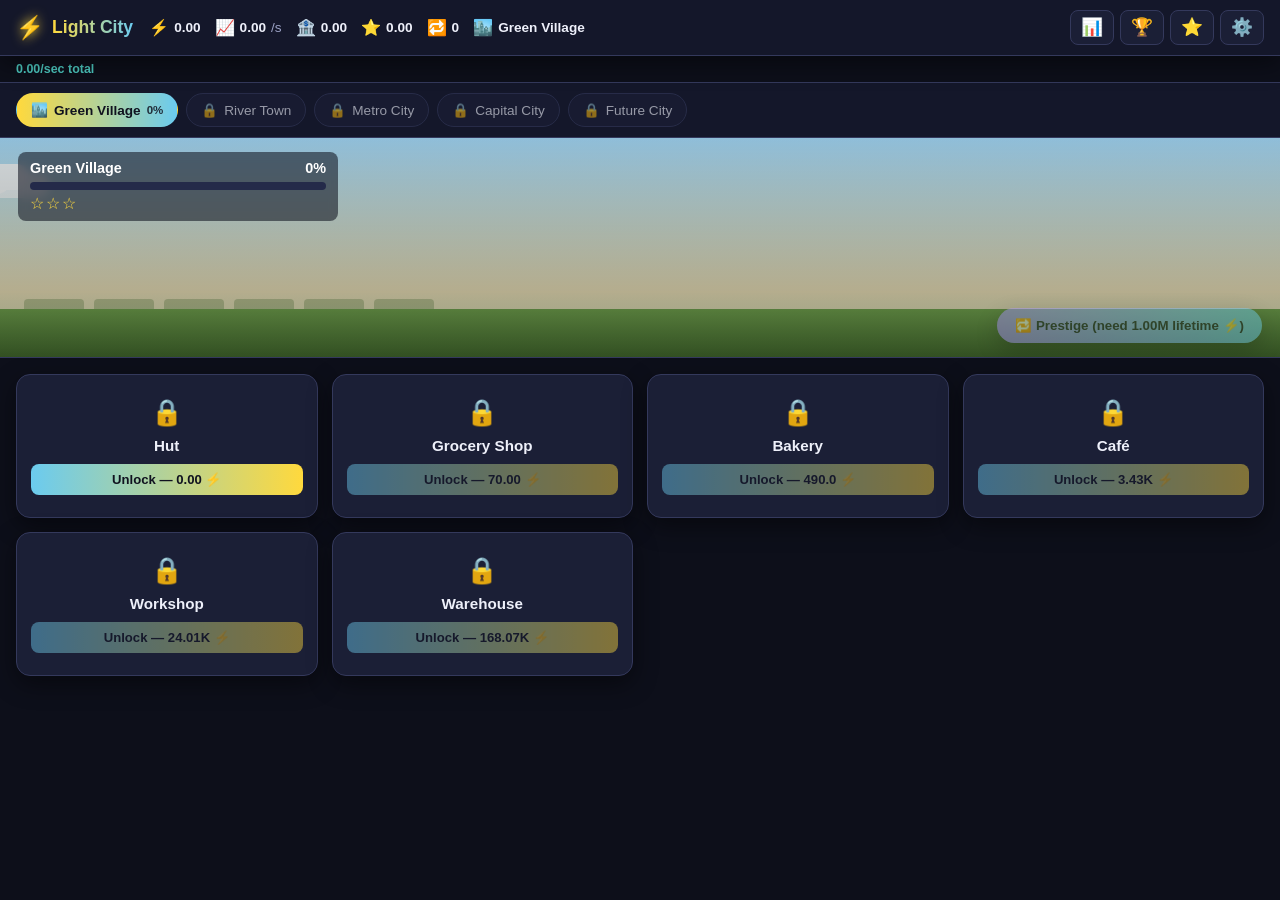
<file: index.html>
<!DOCTYPE html>
<html lang="en">
<head>
<meta charset="UTF-8" />
<meta name="viewport" content="width=device-width, initial-scale=1, maximum-scale=1, user-scalable=no, viewport-fit=cover" />
<title>Light City — Idle Incremental</title>
<link rel="stylesheet" href="style.css" />
</head>
<body class="theme-dark">

  <!-- ============ TOP HUD ============ -->
  <header id="hud" class="hud">
    <div class="hud-brand">
      <span class="hud-logo">⚡</span>
      <span class="hud-title">Light City</span>
      <span id="hud-cosmetic-title" class="hud-cosmetic-title hidden"></span>
    </div>

    <div class="hud-stats">
      <div class="hud-stat" title="Current Sparks">
        <span class="hud-icon">⚡</span>
        <span id="hud-sparks" class="hud-value">0</span>
      </div>
      <div class="hud-stat" title="Sparks per second">
        <span class="hud-icon">📈</span>
        <span id="hud-sps" class="hud-value">0</span>/s
      </div>
      <div class="hud-stat" title="Total Lifetime Income">
        <span class="hud-icon">🏦</span>
        <span id="hud-lifetime" class="hud-value">0</span>
      </div>
      <div class="hud-stat" title="Ultimate Sparks">
        <span class="hud-icon">⭐</span>
        <span id="hud-ultimate" class="hud-value">0</span>
      </div>
      <div class="hud-stat" title="Prestige Count">
        <span class="hud-icon">🔁</span>
        <span id="hud-prestige" class="hud-value">0</span>
      </div>
      <div class="hud-stat" title="Current City">
        <span class="hud-icon">🏙️</span>
        <span id="hud-city" class="hud-value">Green Village</span>
      </div>
    </div>

    <div class="hud-actions">
      <button id="btn-stats" class="hud-btn" title="Statistics">📊</button>
      <button id="btn-achievements" class="hud-btn" title="Achievements">🏆</button>
      <button id="btn-prestige-shop" class="hud-btn" title="Prestige Shop">⭐</button>
      <button id="btn-settings" class="hud-btn" title="Settings">⚙️</button>
    </div>
  </header>

  <!-- ============ CITY TOTAL INCOME BAR ============ -->
  <div id="income-breakdown" class="income-breakdown"></div>

  <!-- ============ ACTIVE EVENT BUFFS ============ -->
  <div id="active-buffs-bar" class="active-buffs-bar"></div>

  <!-- ============ CITY TABS ============ -->
  <nav id="city-tabs" class="city-tabs"></nav>

  <!-- ============ MAIN GAME AREA ============ -->
  <main id="game-area" class="game-area">

    <!-- City scene (background/skyline/weather) -->
    <section id="city-scene" class="city-scene">
      <div id="scene-sky" class="scene-sky"></div>
      <div id="scene-weather" class="scene-weather"></div>
      <div id="scene-skyline" class="scene-skyline"></div>
      <div id="scene-ground" class="scene-ground"></div>

      <div class="city-scene-overlay">
        <div class="city-completion">
          <div class="city-completion-label">
            <span id="city-completion-name">Green Village</span>
            <span id="city-completion-pct">0%</span>
          </div>
          <div class="progress-bar city-progress">
            <div id="city-progress-fill" class="progress-fill"></div>
          </div>
          <div class="city-stars" id="city-stars">☆☆☆</div>
        </div>
        <div class="prestige-cta-wrap">
          <button id="btn-prestige" class="btn-prestige" disabled>🔁 Prestige</button>
        </div>
      </div>

      <!-- Random Bonus Event orb spawns here -->
      <div id="event-orb-layer" class="event-orb-layer"></div>
    </section>

    <!-- Building grid -->
    <section id="building-grid" class="building-grid"></section>
  </main>

  <!-- ============ FLOATING TEXT LAYER ============ -->
  <div id="floating-layer" class="floating-layer"></div>

  <!-- ============ NOTIFICATION TOASTS ============ -->
  <div id="toast-layer" class="toast-layer"></div>

  <!-- ============ CONFETTI LAYER ============ -->
  <canvas id="confetti-canvas" class="confetti-canvas"></canvas>

  <!-- ============ MODALS ============ -->

  <!-- City unlock screen -->
  <div id="modal-unlock" class="modal-overlay hidden">
    <div class="modal unlock-modal">
      <div class="unlock-preview" id="unlock-preview"></div>
      <h2 id="unlock-city-name">City Name</h2>
      <p class="unlock-reward" id="unlock-city-reward">Reward</p>
      <p class="unlock-cost">Cost: <span id="unlock-city-cost">0</span> ⚡</p>
      <div class="modal-actions">
        <button id="btn-unlock-confirm" class="btn btn-primary">Unlock City</button>
        <button id="btn-unlock-cancel" class="btn btn-secondary">Cancel</button>
      </div>
    </div>
  </div>

  <!-- City completion celebration -->
  <div id="modal-completion" class="modal-overlay hidden">
    <div class="modal completion-modal">
      <div class="completion-badge">🏆</div>
      <h2>City Complete!</h2>
      <p id="completion-city-name">Green Village</p>
      <p class="completion-reward" id="completion-reward-text"></p>
      <button id="btn-completion-close" class="btn btn-primary">Continue</button>
    </div>
  </div>

  <!-- Prestige confirm -->
  <div id="modal-prestige" class="modal-overlay hidden">
    <div class="modal prestige-modal">
      <div class="completion-badge">🔁</div>
      <h2>Prestige</h2>
      <p>Reset your progress in exchange for <strong id="prestige-gain-preview">0</strong> ⭐ Ultimate Sparks.</p>
      <p class="prestige-warning">Sparks, buildings, levels, upgrades, auto collectors, and city unlocks will reset. Ultimate Sparks, Lifetime Sparks, Prestige Upgrades and Achievements are kept.</p>
      <div class="modal-actions">
        <button id="btn-prestige-confirm" class="btn btn-primary">Confirm Prestige</button>
        <button id="btn-prestige-cancel" class="btn btn-secondary">Cancel</button>
      </div>
    </div>
  </div>

  <!-- Prestige shop -->
  <div id="modal-prestige-shop" class="modal-overlay hidden">
    <div class="modal wide-modal">
      <div class="modal-header">
        <h2>⭐ Prestige Shop</h2>
        <button class="modal-close" data-close="modal-prestige-shop">✕</button>
      </div>
      <p class="modal-subtitle">Ultimate Sparks: <span id="shop-ultimate-balance">0</span> ⭐</p>
      <div id="prestige-shop-list" class="prestige-shop-list"></div>
    </div>
  </div>

  <!-- Achievements -->
  <div id="modal-achievements" class="modal-overlay hidden">
    <div class="modal wide-modal">
      <div class="modal-header">
        <h2>🏆 Achievements</h2>
        <button class="modal-close" data-close="modal-achievements">✕</button>
      </div>
      <p class="modal-subtitle"><span id="achievements-progress">0/0</span> unlocked</p>
      <div id="achievements-list" class="achievements-list"></div>
    </div>
  </div>

  <!-- Statistics -->
  <div id="modal-stats" class="modal-overlay hidden">
    <div class="modal wide-modal">
      <div class="modal-header">
        <h2>📊 Statistics</h2>
        <button class="modal-close" data-close="modal-stats">✕</button>
      </div>
      <div id="stats-list" class="stats-list"></div>
    </div>
  </div>

  <!-- Settings -->
  <div id="modal-settings" class="modal-overlay hidden">
    <div class="modal">
      <div class="modal-header">
        <h2>⚙️ Settings</h2>
        <button class="modal-close" data-close="modal-settings">✕</button>
      </div>
      <div class="settings-list">
        <div class="settings-row">
          <span>Theme</span>
          <div class="segmented" id="setting-theme">
            <button data-value="dark" class="seg-btn active">🌙 Dark</button>
            <button data-value="light" class="seg-btn">☀️ Light</button>
          </div>
        </div>
        <div class="settings-row"><span>Sound Effects</span><label class="switch"><input type="checkbox" id="setting-sound" checked><span class="slider"></span></label></div>
        <div class="settings-row"><span>Music</span><label class="switch"><input type="checkbox" id="setting-music"><span class="slider"></span></label></div>
        <div class="settings-row"><span>Animations</span><label class="switch"><input type="checkbox" id="setting-animations" checked><span class="slider"></span></label></div>
        <div class="settings-row"><span>Floating Numbers</span><label class="switch"><input type="checkbox" id="setting-floating" checked><span class="slider"></span></label></div>
        <div class="settings-row"><span>Notifications</span><label class="switch"><input type="checkbox" id="setting-notifications" checked><span class="slider"></span></label></div>
        <hr class="settings-divider" />
        <div class="settings-row">
          <button id="btn-export-save" class="btn btn-secondary btn-block">Export Save</button>
        </div>
        <div class="settings-row">
          <button id="btn-import-save" class="btn btn-secondary btn-block">Import Save</button>
        </div>
        <div class="settings-row">
          <button id="btn-reset-save" class="btn btn-danger btn-block">Reset Save</button>
        </div>
      </div>
    </div>
  </div>

  <!-- Offline earnings popup -->
  <div id="modal-offline" class="modal-overlay hidden">
    <div class="modal">
      <div class="completion-badge">☕</div>
      <h2>Welcome Back!</h2>
      <p id="offline-time-away">You were away for 0m.</p>
      <p class="offline-earned">+<span id="offline-earned-amount">0</span> ⚡</p>
      <p class="offline-multiplier-text" id="offline-multiplier"></p>
      <button id="btn-offline-close" class="btn btn-primary">Collect</button>
    </div>
  </div>

  <!-- Hidden file input for import -->
  <input type="file" id="import-file-input" accept=".json,application/json" style="display:none" />

  <script>window.Game = {};</script>
  <script src="cities.js"></script>
  <script src="buildings.js"></script>
  <script src="prestige.js"></script>
  <script src="achievements.js"></script>
  <script src="audio.js"></script>
  <script src="settings.js"></script>
  <script src="save.js"></script>
  <script src="offline.js"></script>
  <script src="events.js"></script>
  <script src="game.js"></script>
</body>
</html>
</file>
<file: style.css>
/* =====================================================================
   Light City — style.css
   Theme variables, layout, per-city scenes, components, animations,
   and full responsive behavior (desktop / tablet / mobile, both
   orientations).
   ===================================================================== */

/* ---------------------------------------------------------------------
   Reset + base
   --------------------------------------------------------------------- */
* {
  box-sizing: border-box;
  margin: 0;
  padding: 0;
}

html, body {
  height: 100%;
  overflow-x: hidden;
  overscroll-behavior-x: none;
}

html {
  scroll-behavior: smooth;
  -webkit-text-size-adjust: 100%;
  text-size-adjust: 100%;
}

body {
  font-family: -apple-system, BlinkMacSystemFont, 'Segoe UI', Roboto, Helvetica, Arial, sans-serif;
  background: var(--bg);
  color: var(--text);
  transition: background 0.3s ease, color 0.3s ease;
  min-height: 100vh;
  display: flex;
  flex-direction: column;
  -webkit-tap-highlight-color: transparent;
  /* Safe-area clearance for notches / home indicators (no-ops on devices without them). */
  padding-left: env(safe-area-inset-left);
  padding-right: env(safe-area-inset-right);
}

button {
  font-family: inherit;
  cursor: pointer;
  border: none;
  background: none;
  color: inherit;
  touch-action: manipulation;
  -webkit-user-select: none;
  user-select: none;
  -webkit-touch-callout: none;
}
button:disabled { cursor: not-allowed; opacity: 0.45; }
button:active { transform: scale(0.96); }

.city-tab, .hud-btn {
  touch-action: manipulation;
  -webkit-user-select: none;
  user-select: none;
}

@media (prefers-reduced-motion: reduce) {
  * { animation: none !important; transition: none !important; }
}

/* ---------------------------------------------------------------------
   Theme variables
   --------------------------------------------------------------------- */
:root,
body.theme-dark {
  --bg: #0d0f1a;
  --bg-elevated: #14172a;
  --surface: #1b1f36;
  --surface-alt: #242a49;
  --border: #34395c;
  --text: #eef0fa;
  --text-dim: #9ba1c4;
  --accent: #ffd93d;
  --accent-2: #6bcbef;
  --success: #4ecdc4;
  --danger: #ff6b6b;
  --shadow: 0 8px 24px rgba(0,0,0,0.45);
  --radius: 14px;
  --radius-sm: 8px;
}

body.theme-light {
  --bg: #eef1fb;
  --bg-elevated: #ffffff;
  --surface: #ffffff;
  --surface-alt: #f2f4fc;
  --border: #d7dbee;
  --text: #1b1f36;
  --text-dim: #5a5f80;
  --accent: #e8a800;
  --accent-2: #2a8fb8;
  --success: #1f9d90;
  --danger: #d94848;
  --shadow: 0 8px 24px rgba(30,35,70,0.12);
}

body.no-animations * {
  animation: none !important;
  transition: none !important;
}

.hidden { display: none !important; }

/* ---------------------------------------------------------------------
   HUD
   --------------------------------------------------------------------- */
.hud {
  display: flex;
  align-items: center;
  gap: 16px;
  flex-wrap: wrap;
  background: var(--bg-elevated);
  border-bottom: 1px solid var(--border);
  padding: calc(10px + env(safe-area-inset-top)) 16px 10px;
  position: sticky;
  top: 0;
  z-index: 40;
  box-shadow: var(--shadow);
}

.hud-brand { display: flex; align-items: center; gap: 8px; font-weight: 800; font-size: 1.1rem; }
.hud-logo { font-size: 1.4rem; filter: drop-shadow(0 0 6px var(--accent)); }
.hud-title { background: linear-gradient(90deg, var(--accent), var(--accent-2)); -webkit-background-clip: text; background-clip: text; color: transparent; }

.hud-stats { display: flex; align-items: center; gap: 14px; flex-wrap: wrap; flex: 1; }
.hud-stat { display: flex; align-items: center; gap: 5px; font-size: 0.85rem; color: var(--text-dim); white-space: nowrap; }
.hud-icon { font-size: 1rem; }
.hud-value { color: var(--text); font-weight: 700; }

.hud-actions { display: flex; gap: 6px; }
.hud-btn {
  position: relative;
  font-size: 1.1rem;
  background: var(--surface);
  border: 1px solid var(--border);
  border-radius: var(--radius-sm);
  padding: 6px 10px;
  transition: transform 0.15s ease, background 0.15s ease;
}
.hud-btn:hover { background: var(--surface-alt); transform: translateY(-1px); }

.hud-cosmetic-title { font-size: 0.75rem; color: var(--accent); font-weight: 600; margin-left: 2px; }

/* ---------------------------------------------------------------------
   Income breakdown bar
   --------------------------------------------------------------------- */
.income-breakdown {
  display: flex;
  gap: 10px;
  align-items: center;
  flex-wrap: wrap;
  padding: 6px 16px;
  font-size: 0.78rem;
  color: var(--text-dim);
  background: var(--bg);
  border-bottom: 1px solid var(--border);
}
.income-part strong { color: var(--text); }
.income-op { color: var(--accent); font-weight: 700; }
.income-total { color: var(--success); font-weight: 800; }

/* ---------------------------------------------------------------------
   Active event buffs bar
   --------------------------------------------------------------------- */
.active-buffs-bar {
  display: flex; gap: 8px; flex-wrap: wrap; padding: 0 16px;
  background: var(--bg); border-bottom: 1px solid var(--border);
  max-height: 0; overflow: hidden; transition: max-height 0.2s ease, padding 0.2s ease;
}
.active-buffs-bar:not(.hidden) { max-height: 60px; padding: 6px 16px; }
.buff-chip {
  background: linear-gradient(90deg, rgba(255,217,61,0.18), rgba(107,203,239,0.18));
  border: 1px solid var(--accent);
  border-radius: 999px; padding: 4px 10px; font-size: 0.76rem; font-weight: 700; color: var(--text);
  animation: readyPulse 1.6s ease-in-out infinite;
}

/* ---------------------------------------------------------------------
   Random Bonus Event orb
   --------------------------------------------------------------------- */
.event-orb-layer { position: absolute; inset: 0; z-index: 30; pointer-events: none; }
.event-orb {
  position: absolute;
  pointer-events: auto;
  display: flex; flex-direction: column; align-items: center; gap: 2px;
  background: radial-gradient(circle at 30% 30%, #fff6c8, var(--accent) 70%);
  color: #10121f;
  border: 2px solid #fff;
  border-radius: 999px;
  padding: 10px 14px;
  box-shadow: 0 0 18px 4px rgba(255,217,61,0.7);
  animation: orbPulse 1.1s ease-in-out infinite;
  cursor: pointer;
  font-weight: 800;
  transform: translate(-50%, -50%);
}
.event-orb-icon { font-size: 1.4rem; line-height: 1; }
.event-orb-name { font-size: 0.68rem; white-space: nowrap; }
.event-orb-timer { font-size: 0.62rem; opacity: 0.75; }

@keyframes orbPulse {
  0%, 100% { transform: translate(-50%, -50%) scale(1); box-shadow: 0 0 18px 4px rgba(255,217,61,0.7); }
  50% { transform: translate(-50%, -50%) scale(1.08); box-shadow: 0 0 26px 8px rgba(255,217,61,0.9); }
}

.offline-multiplier-text { font-size: 0.72rem; color: var(--text-dim); }

/* ---------------------------------------------------------------------
   City tabs
   --------------------------------------------------------------------- */
.city-tabs {
  display: flex;
  gap: 8px;
  overflow-x: auto;
  overscroll-behavior-x: contain;
  -webkit-overflow-scrolling: touch;
  padding: 10px 16px;
  background: var(--bg-elevated);
  border-bottom: 1px solid var(--border);
}

/* Extra per-city details, rendered by game.js but only surfaced on the mobile
   vertical-card layout below — desktop/tablet keep the existing compact pill look. */
.city-tab-details { display: none; }
.city-tab {
  display: flex;
  align-items: center;
  gap: 6px;
  padding: 8px 14px;
  border-radius: 999px;
  background: var(--surface);
  border: 1px solid var(--border);
  font-size: 0.85rem;
  white-space: nowrap;
  transition: all 0.2s ease;
}
.city-tab:hover { background: var(--surface-alt); }
.city-tab.active { background: linear-gradient(90deg, var(--accent), var(--accent-2)); color: #10121f; font-weight: 700; border-color: transparent; }
.city-tab.locked { opacity: 0.6; }
.city-tab-pct { font-size: 0.72rem; opacity: 0.85; }

/* ---------------------------------------------------------------------
   Game area / city scene
   --------------------------------------------------------------------- */
.game-area { flex: 1; display: flex; flex-direction: column; }

.city-scene {
  position: relative;
  height: 220px;
  overflow: hidden;
  border-bottom: 1px solid var(--border);
}
.scene-sky, .scene-weather, .scene-skyline, .scene-ground { position: absolute; left: 0; right: 0; }
.scene-sky { top: 0; bottom: 0; }
.scene-ground { bottom: 0; height: 22%; }
.scene-skyline { bottom: 22%; height: 55%; display: flex; align-items: flex-end; gap: 10px; padding: 0 24px; }
.scene-weather { top: 0; bottom: 0; pointer-events: none; overflow: hidden; }

.skyline-building {
  flex: 1;
  max-width: 60px;
  background: var(--building-color, #444);
  border-radius: 4px 4px 0 0;
  opacity: 0.35;
  transition: height 0.6s ease, opacity 0.6s ease;
}
.skyline-building.lit { opacity: 1; box-shadow: 0 0 14px var(--building-glow, rgba(255,255,255,0.25)); }

.city-scene-overlay {
  position: absolute;
  inset: 0;
  display: flex;
  flex-direction: column;
  justify-content: space-between;
  padding: 14px 18px;
  background: linear-gradient(180deg, rgba(0,0,0,0.15), rgba(0,0,0,0.35));
}

.city-completion { background: rgba(10,12,24,0.55); backdrop-filter: blur(4px); border-radius: var(--radius-sm); padding: 8px 12px; max-width: 320px; }
.city-completion-label { display: flex; justify-content: space-between; color: #fff; font-weight: 700; font-size: 0.9rem; }
.city-progress { margin: 6px 0 4px; }
.city-stars { color: var(--accent); letter-spacing: 2px; }

.prestige-cta-wrap { align-self: flex-end; }
.btn-prestige {
  background: linear-gradient(90deg, #a78bfa, var(--accent-2));
  color: #10121f;
  font-weight: 800;
  padding: 10px 18px;
  border-radius: 999px;
  box-shadow: var(--shadow);
  transition: transform 0.15s ease;
}
.btn-prestige:not(:disabled):hover { transform: translateY(-2px) scale(1.02); }

/* ---- Per-city themes ------------------------------------------------ */
.theme-green-village {
  --building-color: #6b8f4e;
  --building-glow: rgba(255,244,190,0.5);
}
.theme-green-village .scene-sky { background: linear-gradient(180deg, #a8dfff 0%, #fef3c7 70%, #d9f2c4 100%); }
.theme-green-village .scene-ground { background: linear-gradient(180deg, #7cb356, #4d7a34); }
.theme-green-village .scene-weather::before,
.theme-green-village .scene-weather::after {
  content: ''; position: absolute; top: 12%; width: 90px; height: 26px; border-radius: 50px;
  background: rgba(255,255,255,0.85); box-shadow: 20px 8px 0 rgba(255,255,255,0.7), -20px 4px 0 rgba(255,255,255,0.6);
  animation: drift 40s linear infinite;
}
.theme-green-village .scene-weather::after { top: 26%; left: -120px; animation-delay: -20s; }
.theme-green-village .scene-weather::before { left: -60px; }

.theme-river-town {
  --building-color: #c96b4a;
  --building-glow: rgba(255,170,110,0.55);
}
.theme-river-town .scene-sky { background: linear-gradient(180deg, #2c2350 0%, #b8446b 45%, #ffb37a 85%, #ffd9a0 100%); }
.theme-river-town .scene-ground { background: linear-gradient(180deg, #3f7a9e, #274f68); }
.theme-river-town .scene-weather::before {
  content: ''; position: absolute; left: 50%; top: 18%; width: 70px; height: 70px; margin-left: -35px;
  background: radial-gradient(circle, #ffe08a 0%, #ffb35a 60%, rgba(255,179,90,0) 100%);
  border-radius: 50%; animation: pulseGlow 6s ease-in-out infinite;
}

.theme-metro-city {
  --building-color: #3a3f66;
  --building-glow: rgba(120,200,255,0.7);
}
.theme-metro-city .scene-sky { background: linear-gradient(180deg, #060814 0%, #101433 60%, #1a1f4a 100%); }
.theme-metro-city .scene-ground { background: linear-gradient(180deg, #14172a, #05060c); }
.theme-metro-city .scene-weather { background-image: radial-gradient(1.5px 1.5px at 20% 20%, #fff, transparent), radial-gradient(1.5px 1.5px at 60% 40%, #fff, transparent), radial-gradient(1px 1px at 80% 15%, #fff, transparent), radial-gradient(1.5px 1.5px at 35% 65%, #fff, transparent), radial-gradient(1px 1px at 90% 55%, #fff, transparent); animation: twinkle 3s ease-in-out infinite; }

.theme-capital-city {
  --building-color: #7a6a3f;
  --building-glow: rgba(255,215,120,0.65);
}
.theme-capital-city .scene-sky { background: linear-gradient(180deg, #1a1330 0%, #3c1f4d 55%, #7a3b52 100%); }
.theme-capital-city .scene-ground { background: linear-gradient(180deg, #4a3b1f, #241a0c); }
.theme-capital-city .scene-weather::before {
  content: ''; position: absolute; inset: 0;
  background-image: radial-gradient(2px 2px at 15% 25%, gold, transparent), radial-gradient(1.5px 1.5px at 70% 15%, gold, transparent), radial-gradient(2px 2px at 45% 40%, gold, transparent);
  animation: twinkle 4s ease-in-out infinite;
}

.theme-future-city {
  --building-color: #1f2a4a;
  --building-glow: rgba(0,255,225,0.85);
}
.theme-future-city .scene-sky { background: linear-gradient(180deg, #050014 0%, #170a33 55%, #2d0a4d 100%); }
.theme-future-city .scene-ground {
  background: repeating-linear-gradient(90deg, #0d0424, #0d0424 18px, #1c0b47 19px, #1c0b47 20px);
  box-shadow: 0 -2px 20px rgba(0,255,225,0.35);
}
.theme-future-city .scene-weather::before {
  content: ''; position: absolute; inset: 0;
  background-image: radial-gradient(2px 2px at 25% 30%, #0ff, transparent), radial-gradient(2px 2px at 75% 20%, #f0f, transparent), radial-gradient(1.5px 1.5px at 55% 50%, #0ff, transparent);
  animation: twinkle 2.4s ease-in-out infinite;
}
.theme-future-city .skyline-building.lit { animation: neonPulse 2.4s ease-in-out infinite; }

/* ---------------------------------------------------------------------
   Building grid + cards
   --------------------------------------------------------------------- */
.building-grid {
  display: grid;
  grid-template-columns: repeat(auto-fill, minmax(260px, 1fr));
  gap: 14px;
  padding: 16px;
}

.building-card {
  background: var(--surface);
  border: 1px solid var(--border);
  border-radius: var(--radius);
  padding: 14px;
  display: flex;
  flex-direction: column;
  gap: 8px;
  box-shadow: var(--shadow);
  transition: transform 0.15s ease, box-shadow 0.15s ease;
}
.building-card:hover { transform: translateY(-2px); }
.building-card.locked { align-items: center; text-align: center; gap: 10px; padding: 22px 14px; }
.building-card.maxed { border-color: var(--accent); box-shadow: 0 0 0 1px var(--accent), var(--shadow); }

.building-icon { font-size: 1.6rem; }
.building-header { display: flex; align-items: center; gap: 8px; }
.building-name { flex: 1; font-weight: 700; font-size: 0.95rem; }
.building-level { font-size: 0.75rem; color: var(--text-dim); background: var(--surface-alt); padding: 2px 8px; border-radius: 999px; }

.building-stats { display: flex; justify-content: space-between; font-size: 0.78rem; color: var(--text-dim); }

.progress-bar { height: 8px; border-radius: 999px; background: var(--surface-alt); overflow: hidden; }
.progress-fill { height: 100%; background: linear-gradient(90deg, var(--accent-2), var(--accent)); width: 0%; transition: width 0.15s linear; }
.city-progress { height: 8px; }
.city-progress .progress-fill { background: linear-gradient(90deg, #a78bfa, var(--accent-2)); }

.collect-btn {
  background: var(--surface-alt);
  border: 1px solid var(--border);
  border-radius: var(--radius-sm);
  padding: 8px;
  font-weight: 700;
  font-size: 0.85rem;
  transition: all 0.2s ease;
}
.collect-btn.ready { background: linear-gradient(90deg, var(--accent), #ffb43d); color: #10121f; animation: readyPulse 1s ease-in-out infinite; }
.collect-btn.auto { background: var(--surface); color: var(--text-dim); }

.building-actions { display: flex; flex-direction: column; gap: 6px; }
.btn { border-radius: var(--radius-sm); padding: 8px 10px; font-size: 0.82rem; font-weight: 600; transition: all 0.15s ease; }
.btn-small { background: var(--surface-alt); border: 1px solid var(--border); }
.btn-small:not(:disabled):hover { background: var(--border); }
.btn-primary { background: linear-gradient(90deg, var(--accent-2), var(--accent)); color: #10121f; }
.btn-secondary { background: var(--surface-alt); border: 1px solid var(--border); }
.btn-danger { background: var(--danger); color: #fff; }
.btn-upgrade { background: linear-gradient(90deg, #a78bfa, var(--accent-2)); color: #10121f; }
.btn-auto { background: linear-gradient(90deg, var(--success), var(--accent-2)); color: #10121f; }
.btn-block { width: 100%; }
.upgrade-badge { text-align: center; font-size: 0.78rem; color: var(--success); font-weight: 700; }
.building-lifetime { font-size: 0.7rem; color: var(--text-dim); text-align: right; }
.building-prestige-level { color: var(--accent); }

.glow-pulse { animation: glowPulse 0.9s ease-out; }

/* ---------------------------------------------------------------------
   Floating text / toasts / confetti / screen flash
   --------------------------------------------------------------------- */
.floating-layer { position: fixed; inset: 0; pointer-events: none; z-index: 200; }
.floating-text {
  position: fixed;
  transform: translate(-50%, 0);
  font-weight: 800;
  color: var(--accent);
  text-shadow: 0 1px 4px rgba(0,0,0,0.5);
  animation: floatUp 1.2s ease-out forwards;
  white-space: nowrap;
}
.floating-text.crit { color: #ff6b6b; font-size: 1.15em; }

.toast-layer {
  position: fixed;
  top: calc(70px + env(safe-area-inset-top));
  right: calc(16px + env(safe-area-inset-right));
  display: flex;
  flex-direction: column;
  gap: 8px;
  z-index: 300;
  max-width: 90vw;
}
.toast {
  background: var(--surface);
  border: 1px solid var(--border);
  border-left: 4px solid var(--accent-2);
  border-radius: var(--radius-sm);
  padding: 10px 14px;
  font-size: 0.85rem;
  box-shadow: var(--shadow);
  animation: slideIn 0.25s ease-out;
}
.toast-success { border-left-color: var(--success); }
.toast-error { border-left-color: var(--danger); }
.toast-achievement { border-left-color: var(--accent); }
.toast-out { opacity: 0; transform: translateX(20px); transition: all 0.3s ease; }

.confetti-canvas { position: fixed; inset: 0; pointer-events: none; z-index: 250; display: none; }
.confetti-canvas.active { display: block; }

.screen-flash {
  position: fixed; inset: 0; background: radial-gradient(circle, rgba(255,255,255,0.6), rgba(255,255,255,0));
  z-index: 260; pointer-events: none; animation: flashOut 0.7s ease-out forwards;
}

/* ---------------------------------------------------------------------
   Modals
   --------------------------------------------------------------------- */
.modal-overlay {
  position: fixed; inset: 0; background: rgba(5,6,14,0.6);
  display: flex; align-items: center; justify-content: center;
  z-index: 400; padding: 16px; backdrop-filter: blur(2px);
  animation: fadeIn 0.2s ease-out;
}
.modal-overlay.hidden { display: none; }

.modal {
  background: var(--surface);
  border: 1px solid var(--border);
  border-radius: var(--radius);
  padding: 24px;
  max-width: 420px;
  width: 100%;
  max-height: 85vh;
  overflow-y: auto;
  -webkit-overflow-scrolling: touch;
  text-align: center;
  box-shadow: var(--shadow);
  animation: popIn 0.25s ease-out;
  padding-bottom: calc(24px + env(safe-area-inset-bottom));
}
.wide-modal { max-width: 640px; text-align: left; }

.modal-header { display: flex; justify-content: space-between; align-items: center; margin-bottom: 6px; }
.modal-close { font-size: 1.1rem; background: var(--surface-alt); border-radius: var(--radius-sm); padding: 4px 10px; }
.modal-subtitle { color: var(--text-dim); font-size: 0.85rem; margin-bottom: 14px; }
.modal-actions { display: flex; gap: 10px; margin-top: 18px; justify-content: center; }
.modal h2 { margin-bottom: 8px; }
.modal p { color: var(--text-dim); font-size: 0.9rem; margin-bottom: 6px; }

.completion-badge { font-size: 3rem; margin-bottom: 6px; animation: popIn 0.4s ease-out; }
.completion-reward, .prestige-warning { color: var(--text); }
.prestige-warning { font-size: 0.78rem; color: var(--text-dim); }
.offline-earned { font-size: 1.4rem; font-weight: 800; color: var(--success); margin: 10px 0; }

.unlock-preview { height: 90px; border-radius: var(--radius-sm); margin-bottom: 14px; background-size: cover; }
.unlock-preview.theme-green-village { background: linear-gradient(180deg, #a8dfff, #d9f2c4); }
.unlock-preview.theme-river-town { background: linear-gradient(180deg, #2c2350, #ffb37a); }
.unlock-preview.theme-metro-city { background: linear-gradient(180deg, #060814, #1a1f4a); }
.unlock-preview.theme-capital-city { background: linear-gradient(180deg, #1a1330, #7a3b52); }
.unlock-preview.theme-future-city { background: linear-gradient(180deg, #050014, #2d0a4d); }
.unlock-reward { color: var(--success); font-weight: 700; }
.unlock-cost { color: var(--accent); font-weight: 700; }

.prestige-shop-list, .achievements-list, .stats-list { display: flex; flex-direction: column; gap: 10px; }
.achievements-list { display: grid; grid-template-columns: repeat(auto-fill, minmax(180px, 1fr)); gap: 10px; }

.shop-row { display: flex; align-items: center; gap: 10px; background: var(--surface-alt); border-radius: var(--radius-sm); padding: 10px; }
.shop-row.maxed { opacity: 0.7; }
.shop-icon { font-size: 1.5rem; }
.shop-info { flex: 1; }
.shop-name { font-weight: 700; font-size: 0.88rem; }
.shop-level { color: var(--text-dim); font-size: 0.72rem; font-weight: 400; }
.shop-desc { color: var(--text-dim); font-size: 0.76rem; }

.achievement-card { background: var(--surface-alt); border-radius: var(--radius-sm); padding: 12px; text-align: center; }
.achievement-card.locked { opacity: 0.5; }
.achievement-icon { font-size: 1.6rem; }
.achievement-name { font-weight: 700; font-size: 0.85rem; margin: 4px 0; }
.achievement-desc { font-size: 0.72rem; color: var(--text-dim); }
.achievement-bonus { font-size: 0.72rem; color: var(--success); margin-top: 4px; }

.stat-row { display: flex; justify-content: space-between; background: var(--surface-alt); border-radius: var(--radius-sm); padding: 8px 12px; font-size: 0.85rem; }

/* ---- Settings ---------------------------------------------------- */
.settings-list { display: flex; flex-direction: column; gap: 12px; text-align: left; }
.settings-row { display: flex; justify-content: space-between; align-items: center; font-size: 0.9rem; }
.settings-divider { border: none; border-top: 1px solid var(--border); margin: 4px 0; }

.segmented { display: flex; background: var(--surface-alt); border-radius: 999px; padding: 3px; }
.seg-btn { padding: 5px 12px; border-radius: 999px; font-size: 0.8rem; }
.seg-btn.active { background: linear-gradient(90deg, var(--accent-2), var(--accent)); color: #10121f; font-weight: 700; }

.switch { position: relative; display: inline-block; width: 42px; height: 24px; }
.switch input { opacity: 0; width: 0; height: 0; }
.slider { position: absolute; cursor: pointer; inset: 0; background: var(--surface-alt); border: 1px solid var(--border); border-radius: 999px; transition: 0.2s; }
.slider::before { content: ''; position: absolute; height: 18px; width: 18px; left: 2px; bottom: 2px; background: var(--text-dim); border-radius: 50%; transition: 0.2s; }
.switch input:checked + .slider { background: var(--accent-2); }
.switch input:checked + .slider::before { transform: translateX(18px); background: #10121f; }

/* ---------------------------------------------------------------------
   Animations
   --------------------------------------------------------------------- */
@keyframes floatUp { 0% { opacity: 1; transform: translate(-50%, 0); } 100% { opacity: 0; transform: translate(-50%, -60px); } }
@keyframes slideIn { from { opacity: 0; transform: translateX(20px); } to { opacity: 1; transform: translateX(0); } }
@keyframes fadeIn { from { opacity: 0; } to { opacity: 1; } }
@keyframes popIn { from { opacity: 0; transform: scale(0.9); } to { opacity: 1; transform: scale(1); } }
@keyframes flashOut { from { opacity: 1; } to { opacity: 0; } }
@keyframes readyPulse { 0%, 100% { box-shadow: 0 0 0 0 rgba(255,217,61,0.5); } 50% { box-shadow: 0 0 0 6px rgba(255,217,61,0); } }
@keyframes glowPulse { 0% { box-shadow: 0 0 0 0 var(--accent); } 100% { box-shadow: 0 0 24px 6px transparent; } }
@keyframes drift { from { transform: translateX(0); } to { transform: translateX(120vw); } }
@keyframes pulseGlow { 0%, 100% { opacity: 0.7; } 50% { opacity: 1; } }
@keyframes twinkle { 0%, 100% { opacity: 0.6; } 50% { opacity: 1; } }
@keyframes neonPulse { 0%, 100% { filter: brightness(1); } 50% { filter: brightness(1.4); } }

/* =======================================================================
   Responsive — tablet / mobile / landscape / safe-area
   Desktop styles above are the baseline design; everything below only
   ADAPTS layout for smaller screens without altering colors, components,
   or gameplay. Tiers: >900px desktop (default), 601-900px tablet,
   <=600px mobile phones, plus landscape-height and reduced-motion cases.
   ======================================================================= */

/* ---- Tablet (two-column grids, slightly denser HUD) ------------------ */
@media (max-width: 900px) {
  .hud-stats { gap: 10px; }
  .hud-stat { font-size: 0.78rem; }
  .city-scene { height: 180px; }
  .building-grid { grid-template-columns: repeat(2, 1fr); }
  .achievements-list { grid-template-columns: repeat(auto-fill, minmax(150px, 1fr)); }
}

/* ---- Mobile phones (320-768px) ---------------------------------------
   Everything fits within the viewport width, nothing scrolls sideways,
   tap targets grow to a comfortable minimum, and the HUD/city list
   restructure into stacked cards. */
@media (max-width: 768px) {
  /* Ambient/decorative loops only — floating income, building glow, toasts,
     confetti and popIn (achievement/prestige) animations are untouched. */
  .theme-green-village .scene-weather::before,
  .theme-green-village .scene-weather::after,
  .theme-river-town .scene-weather::before,
  .theme-metro-city .scene-weather,
  .theme-capital-city .scene-weather::before,
  .theme-future-city .scene-weather::before,
  .theme-future-city .skyline-building.lit,
  .event-orb {
    animation: none;
  }
  .event-orb { box-shadow: 0 0 10px 2px rgba(255,217,61,0.6); }
}

@media (max-width: 600px) {
  /* ---- Header / HUD --------------------------------------------------- */
  .hud {
    padding: calc(8px + env(safe-area-inset-top)) 10px 8px;
    gap: 8px;
    row-gap: 6px;
  }
  .hud-title { display: none; }
  .hud-brand { font-size: 1rem; min-width: 0; }
  .hud-cosmetic-title { display: none; } /* saves space on the smallest screens; still visible in Achievements */

  .hud-stats {
    order: 3;
    width: 100%;
    display: grid;
    grid-template-columns: repeat(2, 1fr);
    gap: 8px;
  }
  .hud-stat {
    background: var(--surface-alt);
    border: 1px solid var(--border);
    border-radius: var(--radius-sm);
    padding: 8px 10px;
    font-size: clamp(0.68rem, 2.8vw, 0.8rem);
    justify-content: flex-start;
    overflow: hidden;
  }
  .hud-value { overflow: hidden; text-overflow: ellipsis; }
  .hud-actions { margin-left: auto; gap: 8px; }
  .hud-btn { min-width: 44px; min-height: 44px; padding: 8px; font-size: 1.2rem; }

  .income-breakdown { font-size: 0.72rem; padding: 6px 10px; }

  /* ---- City menu: vertical cards with full detail ---------------------- */
  .city-tabs {
    flex-direction: column;
    align-items: stretch;
    gap: 10px;
    padding: 12px;
    overflow-x: visible;
  }
  .city-tab {
    flex-wrap: wrap;
    width: 100%;
    padding: 14px;
    border-radius: var(--radius-sm);
    min-height: 44px;
  }
  .city-tab-name { font-size: 1rem; }
  .city-tab-details {
    display: flex;
    width: 100%;
    justify-content: space-between;
    margin-top: 6px;
    padding-top: 6px;
    border-top: 1px solid rgba(255,255,255,0.12);
    font-size: 0.76rem;
    color: var(--text-dim);
  }
  .city-tab.active .city-tab-details { color: rgba(16,18,31,0.75); border-top-color: rgba(16,18,31,0.2); }
  .city-tab-status { font-weight: 700; }

  /* ---- City scene -------------------------------------------------- */
  .city-scene { height: 150px; }
  .city-completion { max-width: 100%; }

  /* ---- Building grid + cards ----------------------------------------- */
  .building-grid { grid-template-columns: 1fr; padding: 10px; gap: 12px; }
  .building-card { padding: 16px; gap: 10px; }
  .building-card:hover { transform: none; } /* avoid a "stuck hover" look after tapping on touch devices */
  .building-name { font-size: clamp(0.9rem, 3.6vw, 1rem); overflow-wrap: anywhere; }
  .building-icon { font-size: 1.8rem; }
  .building-stats { font-size: 0.8rem; flex-wrap: wrap; gap: 4px; }

  /* ---- Buttons: comfortable 48px touch targets everywhere ------------- */
  .btn, .collect-btn, .hud-btn, .city-tab, .seg-btn {
    min-height: 48px;
    font-size: clamp(0.82rem, 3.2vw, 0.95rem);
  }
  .building-actions .btn { min-height: 46px; }
  .btn-prestige { min-height: 48px; width: 100%; }
  .prestige-cta-wrap { width: 100%; align-self: stretch; }

  /* ---- Modals: 92% width, stacked full-width actions -------------------- */
  .modal-overlay { padding: 10px; }
  .modal { width: 92%; padding: 20px; }
  .wide-modal { width: 94%; }
  .modal h2 { font-size: clamp(1.05rem, 4.5vw, 1.3rem); }
  .modal-actions { flex-direction: column; }
  .modal-actions .btn { width: 100%; min-height: 48px; }
  .achievements-list { grid-template-columns: repeat(auto-fill, minmax(130px, 1fr)); }
  .prestige-shop-list .shop-row { flex-wrap: wrap; }

  /* ---- Toasts / floating layer: clear of home indicator ---------------- */
  .toast-layer {
    top: auto;
    bottom: calc(12px + env(safe-area-inset-bottom));
    right: 12px;
    left: 12px;
    max-width: 100%;
  }
}

@media (max-width: 360px) {
  .hud-stats { grid-template-columns: repeat(2, 1fr); gap: 6px; }
  .hud-stat { padding: 6px 8px; }
  .building-grid { padding: 8px; gap: 10px; }
}

/* ---- Landscape phones (short viewport height) ------------------------- */
@media (max-width: 900px) and (orientation: landscape) and (max-height: 500px) {
  .city-scene { height: 110px; }
  .hud { padding-top: calc(6px + env(safe-area-inset-top)); padding-bottom: 6px; }
  .hud-stats { grid-template-columns: repeat(3, 1fr); }
  .building-grid { grid-template-columns: repeat(3, 1fr); padding: 8px; gap: 8px; }
  .city-tabs { flex-direction: row; overflow-x: auto; }
  .city-tab-details { display: none; } /* not enough vertical room for the mobile detail card */
  .modal { max-height: 80vh; }
}
</file>
